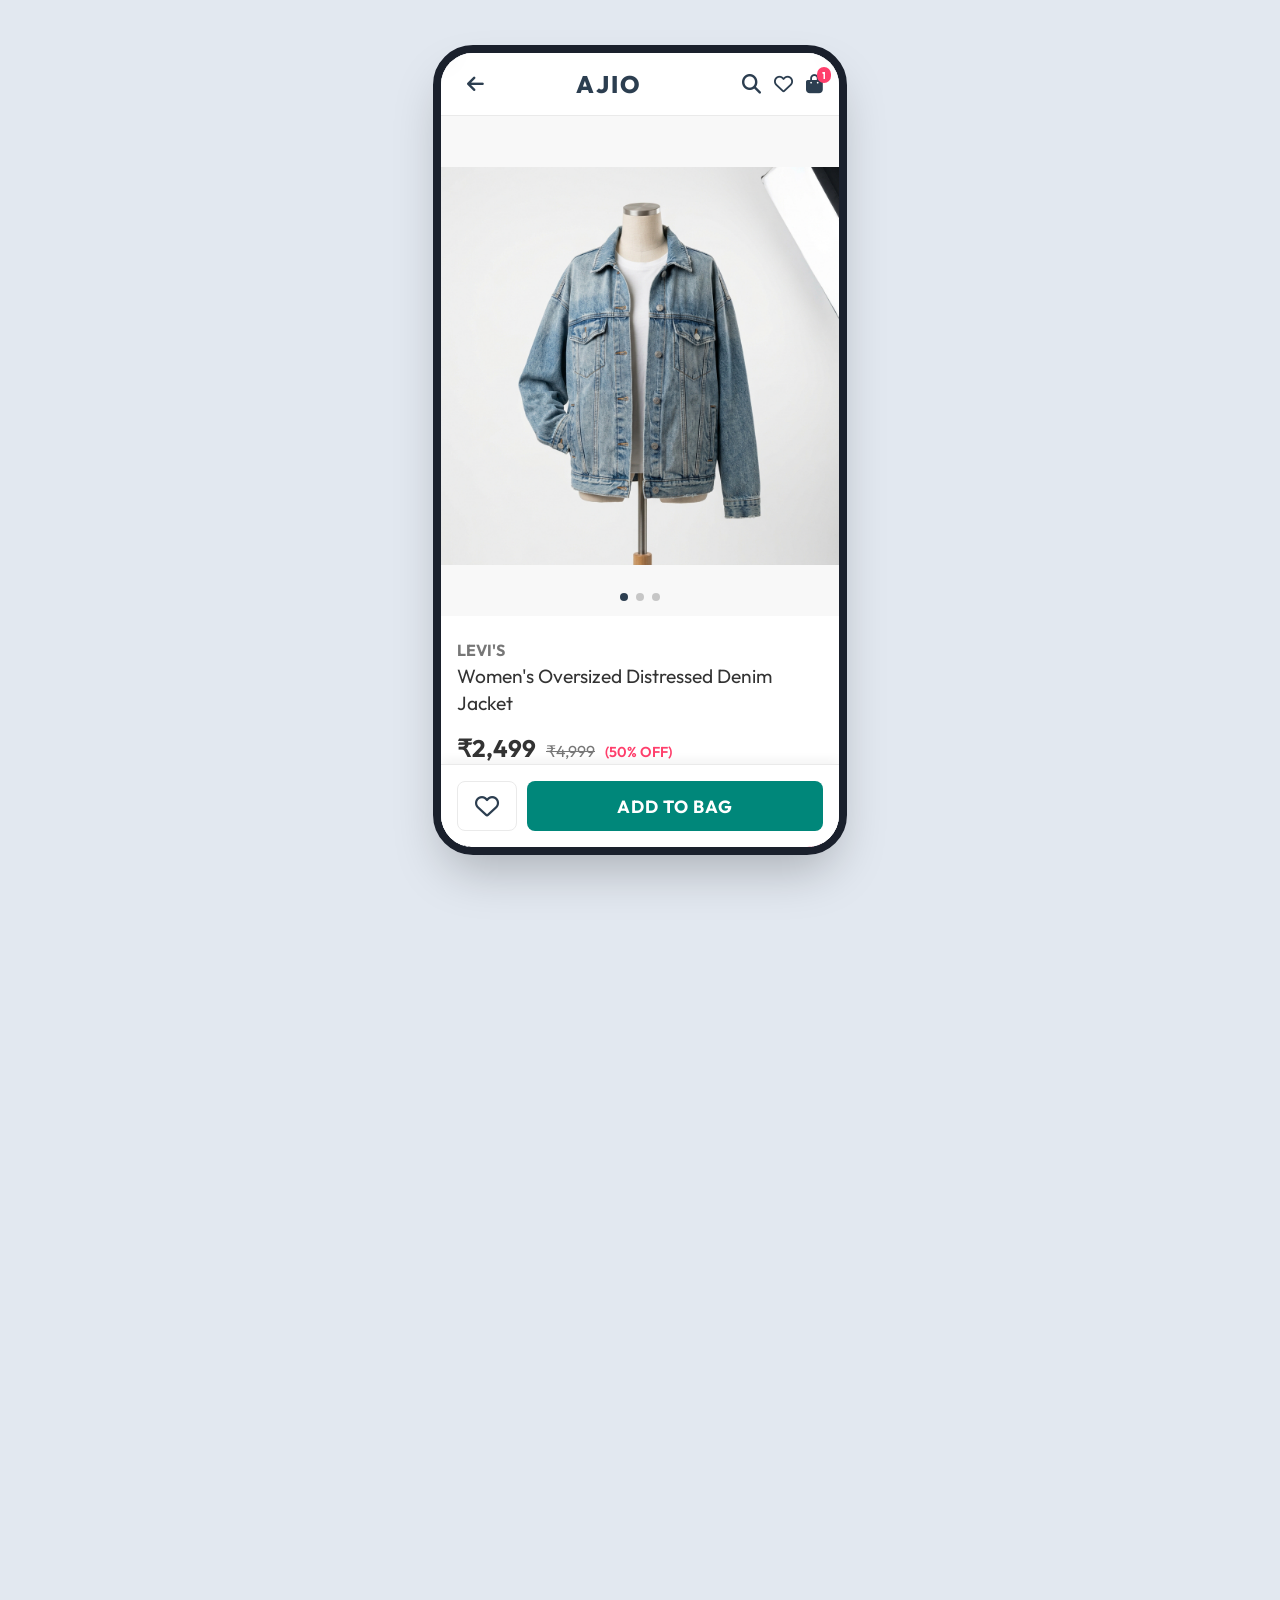
<file: mvp/index.html>
<!DOCTYPE html>
<html lang="en">
<head>
    <meta charset="UTF-8">
    <meta name="viewport" content="width=device-width, initial-scale=1.0">
    <title>AJIO - Women's Denim Jacket</title>
    
    <!-- Fonts -->
    <link rel="preconnect" href="https://fonts.googleapis.com">
    <link rel="preconnect" href="https://fonts.gstatic.com" crossorigin>
    <link href="https://fonts.googleapis.com/css2?family=Outfit:wght@300;400;500;600;700;800&display=swap" rel="stylesheet">
    
    <!-- Icons -->
    <link rel="stylesheet" href="https://cdnjs.cloudflare.com/ajax/libs/font-awesome/6.4.0/css/all.min.css">
    
    <link rel="stylesheet" href="style.css">
</head>
<body>
    <!-- App Container to simulate mobile view on desktop -->
    <div class="app-container">
        
        <!-- Top Navigation -->
        <header class="navbar">
            <button class="nav-btn"><i class="fa-solid fa-arrow-left"></i></button>
            <div class="brand-logo">AJIO</div>
            <div class="nav-actions">
                <button class="nav-btn"><i class="fa-solid fa-magnifying-glass"></i></button>
                <button class="nav-btn"><i class="fa-regular fa-heart"></i></button>
                <button class="nav-btn"><i class="fa-solid fa-bag-shopping"></i><span class="badge">1</span></button>
            </div>
        </header>

        <!-- Product Image Slider -->
        <div class="product-image-container">
            <img src="assets/jacket.png" alt="Oversized Denim Jacket" class="product-image" id="mainImage">
            <div class="image-dots">
                <span class="dot active"></span>
                <span class="dot"></span>
                <span class="dot"></span>
            </div>
        </div>

        <!-- Product Details -->
        <div class="product-info">
            <div class="brand-name">LEVI'S</div>
            <h1 class="product-title">Women's Oversized Distressed Denim Jacket</h1>
            
            <div class="price-section">
                <span class="current-price">₹2,499</span>
                <span class="original-price">₹4,999</span>
                <span class="discount">(50% OFF)</span>
            </div>
            <div class="tax-info">Price inclusive of all taxes</div>

            <!-- Standard Sizing with Fit-Match AI Widget -->
            <div class="size-section">
                <div class="size-header">
                    <h3>Select Size</h3>
                    <a href="#" class="size-chart-link">Size Chart</a>
                </div>
                
                <div class="size-options">
                    <button class="size-btn">XS</button>
                    <button class="size-btn">S</button>
                    <button class="size-btn">M</button>
                    <button class="size-btn">L</button>
                    <button class="size-btn">XL</button>
                </div>
                
                <!-- FIT-MATCH AI WIDGET -->
                <div class="fit-match-banner" id="openFitMatchBtn">
                    <div class="fit-match-content">
                        <i class="fa-solid fa-wand-magic-sparkles ai-icon"></i>
                        <div>
                            <h4>Unsure about your size?</h4>
                            <p>Find your perfect fit with AI & Virtual Try-On</p>
                        </div>
                    </div>
                    <button class="try-it-btn">Try It <i class="fa-solid fa-chevron-right"></i></button>
                    <div class="pulse-ring"></div>
                </div>
            </div>

            <div class="delivery-section">
                <h3>Delivery Details</h3>
                <div class="pincode-input">
                    <i class="fa-solid fa-location-dot"></i>
                    <input type="text" placeholder="Enter Pincode">
                    <button>Check</button>
                </div>
            </div>
        </div>

        <!-- Bottom Action Bar -->
        <div class="bottom-bar">
            <button class="wishlist-btn-large"><i class="fa-regular fa-heart"></i></button>
            <button class="add-to-bag-btn">ADD TO BAG</button>
        </div>

    </div>

    <!-- FIT-MATCH AI MODAL -->
    <div class="modal-overlay" id="fitMatchModal">
        <div class="modal-content">
            <div class="modal-header">
                <h2><i class="fa-solid fa-wand-magic-sparkles"></i> AJIO Fit-Match AI</h2>
                <button class="close-modal" id="closeModalBtn"><i class="fa-solid fa-xmark"></i></button>
            </div>
            
            <div class="modal-body" id="modalFlow">
                
                <!-- Step 1: Input -->
                <div class="step-container active" id="step1">
                    <p class="step-desc">Tell us a bit about your body type to get an accurate sizing recommendation based on thousands of reviews.</p>
                    
                    <div class="input-group">
                        <label>Height</label>
                        <div class="toggle-inputs">
                            <input type="number" id="heightFt" placeholder="Ft" min="3" max="7">
                            <input type="number" id="heightIn" placeholder="In" min="0" max="11">
                        </div>
                    </div>
                    
                    <div class="input-group">
                        <label>Weight (kg)</label>
                        <input type="number" id="weight" placeholder="e.g. 60" min="30" max="150">
                    </div>
                    
                    <div class="input-group">
                        <label>Body Shape</label>
                        <select id="bodyShape">
                            <option value="pear">Pear</option>
                            <option value="apple">Apple</option>
                            <option value="hourglass">Hourglass</option>
                            <option value="rectangle">Rectangle</option>
                            <option value="inverted_triangle">Inverted Triangle</option>
                        </select>
                    </div>

                    <div class="input-group">
                        <label>Fit Preference</label>
                        <select id="fitPref">
                            <option value="regular">Regular Fit</option>
                            <option value="tight">Tight Fit</option>
                            <option value="loose">Oversized / Loose</option>
                        </select>
                    </div>
                    
                    <button class="primary-btn" id="analyzeBtn">Analyze Fit & Generate Try-On</button>
                </div>

                <!-- Step 2: Loading (Synthesizing RAG & Generative AI) -->
                <div class="step-container" id="step2">
                    <div class="loader-container">
                        <div class="ai-scanner"></div>
                        <div class="loader-text-sequence" id="loaderText">
                            Analyzing product silhouette...
                        </div>
                    </div>
                </div>

                <!-- Step 3: Result (Recommendation & Virtual Try-On) -->
                <div class="step-container" id="step3">
                    
                    <!-- Recommendation Card -->
                    <div class="recommendation-card">
                        <div class="rec-header">
                            <div class="rec-size">
                                <span>Recommended Size</span>
                                <h1 id="recSizeDisplay">M</h1>
                            </div>
                            <div class="confidence-ring">
                                <svg viewBox="0 0 36 36" class="circular-chart green">
                                    <path class="circle-bg"
                                      d="M18 2.0845
                                        a 15.9155 15.9155 0 0 1 0 31.831
                                        a 15.9155 15.9155 0 0 1 0 -31.831"
                                    />
                                    <path class="circle" id="confidencePath"
                                      stroke-dasharray="92, 100"
                                      d="M18 2.0845
                                        a 15.9155 15.9155 0 0 1 0 31.831
                                        a 15.9155 15.9155 0 0 1 0 -31.831"
                                    />
                                    <text x="18" y="20.35" class="percentage" id="confidenceText">92%</text>
                                </svg>
                                <span>Match</span>
                            </div>
                        </div>
                        <div class="insight-box">
                            <i class="fa-solid fa-quote-left"></i>
                            <p id="insightText">Based on 1,204 reviews from users with similar body types, this jacket runs slightly large. A Medium will give you the perfect oversized look without swallowing your frame.</p>
                        </div>
                    </div>

                    <!-- Virtual Try-On Result -->
                    <div class="vto-section">
                        <h3>Visual Confidence</h3>
                        <div class="vto-image-wrapper">
                            <img src="assets/jacket.png" alt="Virtual Try On" id="vtoImage" class="vto-img">
                            <div class="vto-badge"><i class="fa-solid fa-camera"></i> Virtual Try-On Applied</div>
                        </div>
                    </div>

                    <button class="primary-btn select-size-btn" id="confirmSizeBtn">Select Size M & Add to Bag</button>
                    <button class="secondary-btn" id="retakeBtn">Adjust Preferences</button>
                </div>
            </div>
        </div>
    </div>

    <script src="script.js"></script>
</body>
</html>
</file>
<file: mvp/style.css>
:root {
    --ajio-dark: #2c3e50;
    --ajio-teal: #00877a;
    --ajio-accent: #ff3f6c; /* Myntra/AJIO pinkish red */
    --ajio-gray: #f5f7fa;
    --text-main: #333;
    --text-light: #777;
    --border-color: #eaeaea;
    --white: #ffffff;
    --ai-gradient: linear-gradient(135deg, #ff3f6c 0%, #ff8a00 100%);
    --ai-gradient-hover: linear-gradient(135deg, #e0325d 0%, #e67c00 100%);
}

* {
    margin: 0;
    padding: 0;
    box-sizing: border-box;
    font-family: 'Outfit', sans-serif;
}

body {
    background-color: #e2e8f0; /* Darker background to make the mobile frame pop */
    display: flex;
    justify-content: center;
    align-items: center;
    min-height: 100vh;
}

/* Simulate Mobile App Frame */
.app-container {
    width: 100%;
    max-width: 414px; /* iPhone Max width */
    height: 100vh;
    max-height: 896px;
    background-color: var(--white);
    position: relative;
    overflow-y: auto;
    overflow-x: hidden;
    box-shadow: 0 25px 50px -12px rgba(0, 0, 0, 0.25);
}

@media (min-width: 415px) {
    .app-container {
        height: 90vh;
        border-radius: 40px;
        border: 8px solid #1a202c;
    }
    .app-container::-webkit-scrollbar {
        width: 0; /* Hide scrollbar for seamless app look */
    }
}

/* Header */
.navbar {
    display: flex;
    justify-content: space-between;
    align-items: center;
    padding: 1rem;
    position: sticky;
    top: 0;
    background-color: rgba(255, 255, 255, 0.95);
    backdrop-filter: blur(10px);
    z-index: 10;
    border-bottom: 1px solid var(--border-color);
}

.brand-logo {
    font-size: 1.5rem;
    font-weight: 800;
    letter-spacing: 2px;
    color: var(--ajio-dark);
}

.nav-btn {
    background: none;
    border: none;
    font-size: 1.2rem;
    color: var(--ajio-dark);
    position: relative;
    cursor: pointer;
    margin-left: 10px;
}

.badge {
    position: absolute;
    top: -5px;
    right: -8px;
    background-color: var(--ajio-accent);
    color: white;
    font-size: 0.6rem;
    font-weight: bold;
    padding: 2px 5px;
    border-radius: 10px;
}

/* Product Image */
.product-image-container {
    width: 100%;
    position: relative;
    background-color: #f8f8f8;
}

.product-image {
    width: 100%;
    height: 500px;
    object-fit: contain; /* or cover depending on the image */
    display: block;
}

.image-dots {
    position: absolute;
    bottom: 15px;
    width: 100%;
    display: flex;
    justify-content: center;
    gap: 8px;
}

.dot {
    width: 8px;
    height: 8px;
    background-color: rgba(0,0,0,0.2);
    border-radius: 50%;
}
.dot.active {
    background-color: var(--ajio-dark);
}

/* Product Info */
.product-info {
    padding: 1.5rem 1rem;
    padding-bottom: 100px; /* Space for bottom bar */
}

.brand-name {
    font-size: 1rem;
    font-weight: 700;
    color: var(--text-light);
    text-transform: uppercase;
    margin-bottom: 0.2rem;
}

.product-title {
    font-size: 1.2rem;
    font-weight: 400;
    color: var(--text-main);
    line-height: 1.4;
    margin-bottom: 1rem;
}

.price-section {
    display: flex;
    align-items: baseline;
    gap: 10px;
    margin-bottom: 0.2rem;
}

.current-price {
    font-size: 1.5rem;
    font-weight: 700;
    color: var(--text-main);
}

.original-price {
    font-size: 1rem;
    color: var(--text-light);
    text-decoration: line-through;
}

.discount {
    font-size: 0.9rem;
    font-weight: 600;
    color: var(--ajio-accent);
}

.tax-info {
    font-size: 0.8rem;
    color: var(--text-light);
    margin-bottom: 1.5rem;
}

/* Sizing Section */
.size-section {
    border-top: 1px solid var(--border-color);
    padding-top: 1.5rem;
    margin-bottom: 1.5rem;
}

.size-header {
    display: flex;
    justify-content: space-between;
    align-items: center;
    margin-bottom: 1rem;
}

.size-header h3 {
    font-size: 1.1rem;
    font-weight: 600;
}

.size-chart-link {
    font-size: 0.9rem;
    color: var(--ajio-accent);
    text-decoration: none;
    font-weight: 600;
}

.size-options {
    display: flex;
    gap: 10px;
    margin-bottom: 1.5rem;
}

.size-btn {
    width: 45px;
    height: 45px;
    border-radius: 50%;
    border: 1px solid #ccc;
    background: var(--white);
    font-size: 1rem;
    font-weight: 600;
    color: var(--text-main);
    cursor: pointer;
    transition: all 0.2s ease;
}

.size-btn:hover {
    border-color: var(--ajio-dark);
}

.size-btn.selected {
    background-color: var(--ajio-dark);
    color: var(--white);
    border-color: var(--ajio-dark);
}

/* Fit-Match AI Widget */
.fit-match-banner {
    background: var(--ai-gradient);
    border-radius: 12px;
    padding: 1rem;
    display: flex;
    justify-content: space-between;
    align-items: center;
    color: white;
    cursor: pointer;
    position: relative;
    overflow: hidden;
    box-shadow: 0 10px 15px -3px rgba(255, 63, 108, 0.3);
    transition: transform 0.2s ease, box-shadow 0.2s ease;
}

.fit-match-banner:active {
    transform: scale(0.98);
}

.fit-match-content {
    display: flex;
    align-items: center;
    gap: 12px;
    z-index: 2;
}

.ai-icon {
    font-size: 1.8rem;
}

.fit-match-content h4 {
    font-size: 1rem;
    font-weight: 700;
    margin-bottom: 2px;
}

.fit-match-content p {
    font-size: 0.8rem;
    opacity: 0.9;
}

.try-it-btn {
    background: rgba(255, 255, 255, 0.2);
    border: 1px solid rgba(255,255,255,0.5);
    color: white;
    padding: 0.5rem 0.8rem;
    border-radius: 20px;
    font-size: 0.85rem;
    font-weight: 600;
    cursor: pointer;
    z-index: 2;
    backdrop-filter: blur(5px);
}

/* Micro-animation pulse for widget */
.pulse-ring {
    position: absolute;
    right: 20px;
    top: 50%;
    transform: translateY(-50%);
    width: 60px;
    height: 60px;
    background: rgba(255, 255, 255, 0.4);
    border-radius: 50%;
    z-index: 1;
    animation: pulse 2s infinite;
}

@keyframes pulse {
    0% { transform: translateY(-50%) scale(0.8); opacity: 0.8; }
    100% { transform: translateY(-50%) scale(2.5); opacity: 0; }
}

/* Delivery Section */
.delivery-section {
    border-top: 1px solid var(--border-color);
    padding-top: 1.5rem;
}

.delivery-section h3 {
    font-size: 1.1rem;
    font-weight: 600;
    margin-bottom: 1rem;
}

.pincode-input {
    display: flex;
    align-items: center;
    background: var(--ajio-gray);
    border-radius: 8px;
    padding: 0.5rem 1rem;
    border: 1px solid var(--border-color);
}

.pincode-input i {
    color: var(--ajio-accent);
    margin-right: 10px;
}

.pincode-input input {
    flex: 1;
    border: none;
    background: transparent;
    outline: none;
    font-size: 1rem;
}

.pincode-input button {
    background: none;
    border: none;
    color: var(--ajio-accent);
    font-weight: 600;
    font-size: 1rem;
    cursor: pointer;
}

/* Bottom Action Bar */
.bottom-bar {
    position: absolute; /* Relative to app container */
    bottom: 0;
    width: 100%;
    display: flex;
    padding: 1rem;
    background: white;
    border-top: 1px solid var(--border-color);
    box-shadow: 0 -4px 10px rgba(0,0,0,0.05);
    z-index: 10;
    gap: 10px;
}

.wishlist-btn-large {
    flex: 0 0 60px;
    height: 50px;
    background: white;
    border: 1px solid var(--border-color);
    border-radius: 8px;
    font-size: 1.5rem;
    color: var(--ajio-dark);
    display: flex;
    justify-content: center;
    align-items: center;
}

.add-to-bag-btn {
    flex: 1;
    height: 50px;
    background: var(--ajio-teal);
    color: white;
    border: none;
    border-radius: 8px;
    font-size: 1.1rem;
    font-weight: 700;
    letter-spacing: 1px;
    cursor: pointer;
}

/* ========================================= */
/* FIT-MATCH AI MODAL STYLES                 */
/* ========================================= */
.modal-overlay {
    position: absolute;
    top: 0;
    left: 0;
    width: 100%;
    height: 100%;
    background: rgba(0, 0, 0, 0.5);
    backdrop-filter: blur(4px);
    z-index: 100;
    display: flex;
    align-items: flex-end; /* Slide up from bottom */
    opacity: 0;
    visibility: hidden;
    transition: opacity 0.3s ease, visibility 0.3s ease;
}

.modal-overlay.active {
    opacity: 1;
    visibility: visible;
}

.modal-content {
    background: white;
    width: 100%;
    height: 85%;
    border-radius: 24px 24px 0 0;
    display: flex;
    flex-direction: column;
    transform: translateY(100%);
    transition: transform 0.4s cubic-bezier(0.175, 0.885, 0.32, 1);
}

.modal-overlay.active .modal-content {
    transform: translateY(0);
}

.modal-header {
    display: flex;
    justify-content: space-between;
    align-items: center;
    padding: 1.5rem;
    border-bottom: 1px solid var(--border-color);
}

.modal-header h2 {
    font-size: 1.3rem;
    font-weight: 700;
    background: var(--ai-gradient);
    -webkit-background-clip: text;
    -webkit-text-fill-color: transparent;
    display: flex;
    align-items: center;
    gap: 8px;
}

.close-modal {
    background: var(--ajio-gray);
    border: none;
    width: 32px;
    height: 32px;
    border-radius: 50%;
    font-size: 1.2rem;
    color: var(--text-main);
    cursor: pointer;
}

.modal-body {
    padding: 1.5rem;
    overflow-y: auto;
    flex: 1;
    position: relative;
}

.step-container {
    display: none;
    flex-direction: column;
    height: 100%;
    animation: fadeIn 0.4s ease;
}

.step-container.active {
    display: flex;
}

@keyframes fadeIn {
    from { opacity: 0; transform: translateY(10px); }
    to { opacity: 1; transform: translateY(0); }
}

/* Step 1 Form */
.step-desc {
    font-size: 0.95rem;
    color: var(--text-light);
    margin-bottom: 1.5rem;
    line-height: 1.4;
}

.input-group {
    margin-bottom: 1.2rem;
}

.input-group label {
    display: block;
    font-size: 0.9rem;
    font-weight: 600;
    color: var(--ajio-dark);
    margin-bottom: 0.5rem;
}

.input-group input, .input-group select {
    width: 100%;
    padding: 0.8rem 1rem;
    border: 1px solid var(--border-color);
    border-radius: 8px;
    font-size: 1rem;
    background: var(--ajio-gray);
    outline: none;
    transition: border 0.2s ease;
}

.input-group input:focus, .input-group select:focus {
    border-color: var(--ajio-accent);
}

.toggle-inputs {
    display: flex;
    gap: 10px;
}

.primary-btn {
    width: 100%;
    padding: 1rem;
    background: var(--ai-gradient);
    color: white;
    border: none;
    border-radius: 8px;
    font-size: 1.1rem;
    font-weight: 700;
    margin-top: auto; /* Push to bottom if space allows */
    margin-bottom: 1rem;
    cursor: pointer;
    box-shadow: 0 4px 15px rgba(255, 63, 108, 0.3);
}

.secondary-btn {
    width: 100%;
    padding: 1rem;
    background: white;
    color: var(--ajio-dark);
    border: 1px solid var(--border-color);
    border-radius: 8px;
    font-size: 1rem;
    font-weight: 600;
    cursor: pointer;
}

/* Step 2 Loading */
.loader-container {
    display: flex;
    flex-direction: column;
    align-items: center;
    justify-content: center;
    height: 100%;
    text-align: center;
}

.ai-scanner {
    width: 80px;
    height: 80px;
    border-radius: 20px;
    background: linear-gradient(135deg, rgba(255,63,108,0.1), rgba(255,138,0,0.1));
    border: 2px solid var(--ajio-accent);
    position: relative;
    overflow: hidden;
    margin-bottom: 1.5rem;
    display: flex;
    align-items: center;
    justify-content: center;
}

.ai-scanner::before {
    content: '\f0d0'; /* wand icon unicode */
    font-family: 'Font Awesome 6 Free';
    font-weight: 900;
    font-size: 2rem;
    color: var(--ajio-accent);
}

.ai-scanner::after {
    content: '';
    position: absolute;
    top: -50%;
    left: -50%;
    width: 200%;
    height: 50%;
    background: linear-gradient(to bottom, transparent, rgba(255, 255, 255, 0.8), transparent);
    animation: scan 1.5s linear infinite;
}

@keyframes scan {
    0% { transform: translateY(0); }
    100% { transform: translateY(300%); }
}

.loader-text-sequence {
    font-size: 1.1rem;
    font-weight: 500;
    color: var(--ajio-dark);
}

/* Step 3 Result */
.recommendation-card {
    background: #f0fdf4;
    border: 1px solid #bbf7d0;
    border-radius: 12px;
    padding: 1.2rem;
    margin-bottom: 1.5rem;
}

.rec-header {
    display: flex;
    justify-content: space-between;
    align-items: center;
    margin-bottom: 1rem;
}

.rec-size span {
    font-size: 0.85rem;
    color: #166534;
    font-weight: 600;
    text-transform: uppercase;
}

.rec-size h1 {
    font-size: 3rem;
    color: #15803d;
    line-height: 1;
}

.confidence-ring {
    display: flex;
    flex-direction: column;
    align-items: center;
}

.confidence-ring span {
    font-size: 0.7rem;
    font-weight: 600;
    color: #166534;
    margin-top: -5px;
}

.circular-chart {
    display: block;
    margin: 0 auto;
    max-width: 60px;
    max-height: 60px;
}
.circle-bg {
    fill: none;
    stroke: #dcfce7;
    stroke-width: 3.8;
}
.circle {
    fill: none;
    stroke-width: 2.8;
    stroke-linecap: round;
    animation: progress 1s ease-out forwards;
}
.green .circle {
    stroke: #22c55e;
}
.percentage {
    fill: #15803d;
    font-size: 0.6em;
    text-anchor: middle;
    font-weight: bold;
}

@keyframes progress {
    0% { stroke-dasharray: 0 100; }
}

.insight-box {
    display: flex;
    gap: 10px;
    background: white;
    padding: 1rem;
    border-radius: 8px;
    box-shadow: 0 2px 4px rgba(0,0,0,0.02);
}

.insight-box i {
    color: #22c55e;
    font-size: 1.2rem;
}

.insight-box p {
    font-size: 0.9rem;
    color: var(--text-main);
    line-height: 1.4;
}

.vto-section h3 {
    font-size: 1.1rem;
    margin-bottom: 10px;
    color: var(--ajio-dark);
}

.vto-image-wrapper {
    position: relative;
    width: 100%;
    height: 250px;
    border-radius: 12px;
    overflow: hidden;
    margin-bottom: 1.5rem;
    background: #f8f8f8;
}

.vto-img {
    width: 100%;
    height: 100%;
    object-fit: contain;
}

.vto-badge {
    position: absolute;
    bottom: 10px;
    left: 50%;
    transform: translateX(-50%);
    background: rgba(0,0,0,0.7);
    color: white;
    padding: 6px 12px;
    border-radius: 20px;
    font-size: 0.75rem;
    font-weight: 600;
    backdrop-filter: blur(4px);
    display: flex;
    align-items: center;
    gap: 5px;
    white-space: nowrap;
}

.select-size-btn {
    background: var(--ajio-teal);
    box-shadow: 0 4px 15px rgba(0, 135, 122, 0.3);
}
</file>
